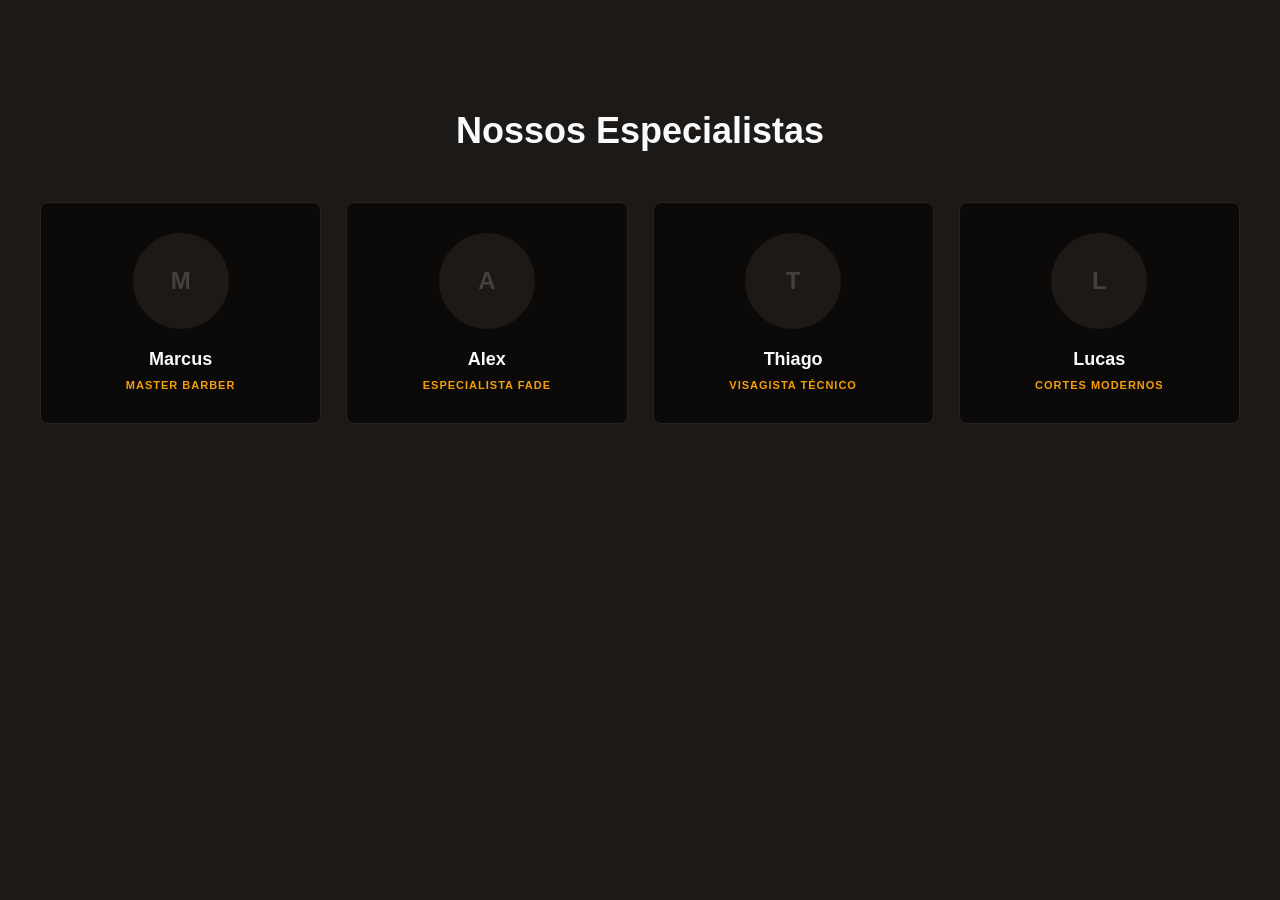
<file: Guia/equipe.html>
<!DOCTYPE html>
<html lang="pt-BR">
<head>
    <meta charset="UTF-8">
    <title>Estudo - Equipe</title>
    <style>
        body { margin: 0; font-family: sans-serif; background-color: #1c1917; }

        .secao-equipe {
            padding: 80px 40px;
            max-width: 1200px;
            margin: 0 auto;
        }

        .titulo-secao {
            text-align: center;
            color: #f8fafc;
            font-size: 36px;
            margin-bottom: 50px;
        }

        .grade-equipe {
            display: grid;
            grid-template-columns: repeat(4, 1fr); /* 4 barbeiros lado a lado */
            gap: 25px;
        }

        /* Cartão do profissional */
        .perfil-barbeiro {
            background-color: #0c0a09;
            border: 1px solid #292524;
            padding: 30px 20px;
            border-radius: 8px;
            text-align: center;             /* Centraliza a foto, nome e cargo */
        }

        /* Círculo para simular o rosto do barbeiro */
        .circulo-foto {
            width: 96px;
            height: 96px;
            background-color: #1c1917;
            border-radius: 50%;             /* Transforma o quadrado em um círculo perfeito */
            margin: 0 auto 20px auto;       /* Centraliza o círculo horizontalmente e joga margem para baixo */
            display: flex;
            align-items: center;
            justify-content: center;
            color: #44403c;
            font-size: 24px;
            font-weight: bold;
        }

        .nome-barbeiro {
            color: #f8fafc;
            font-size: 18px;
            margin: 0 0 5px 0;
        }

        .cargo-barbeiro {
            color: #f59e0b;
            font-size: 11px;
            text-transform: uppercase;
            font-weight: 600;
            letter-spacing: 1px;
        }
    </style>
</head>
<body>

    <section class="secao-equipe">
        <h2 class="titulo-secao">Nossos Especialistas</h2>

        <div class="grade-equipe">
            
            <div class="perfil-barbeiro">
                <div class="circulo-foto">M</div>
                <h3 class="nome-barbeiro">Marcus</h3>
                <span class="cargo-barbeiro">Master Barber</span>
            </div>

            <div class="perfil-barbeiro">
                <div class="circulo-foto">A</div>
                <h3 class="nome-barbeiro">Alex</h3>
                <span class="cargo-barbeiro">Especialista Fade</span>
            </div>

            <div class="perfil-barbeiro">
                <div class="circulo-foto">T</div>
                <h3 class="nome-barbeiro">Thiago</h3>
                <span class="cargo-barbeiro">Visagista Técnico</span>
            </div>

            <div class="perfil-barbeiro">
                <div class="circulo-foto">L</div>
                <h3 class="nome-barbeiro">Lucas</h3>
                <span class="cargo-barbeiro">Cortes Modernos</span>
            </div>

        </div>
    </section>

</body>
</html>
</file>
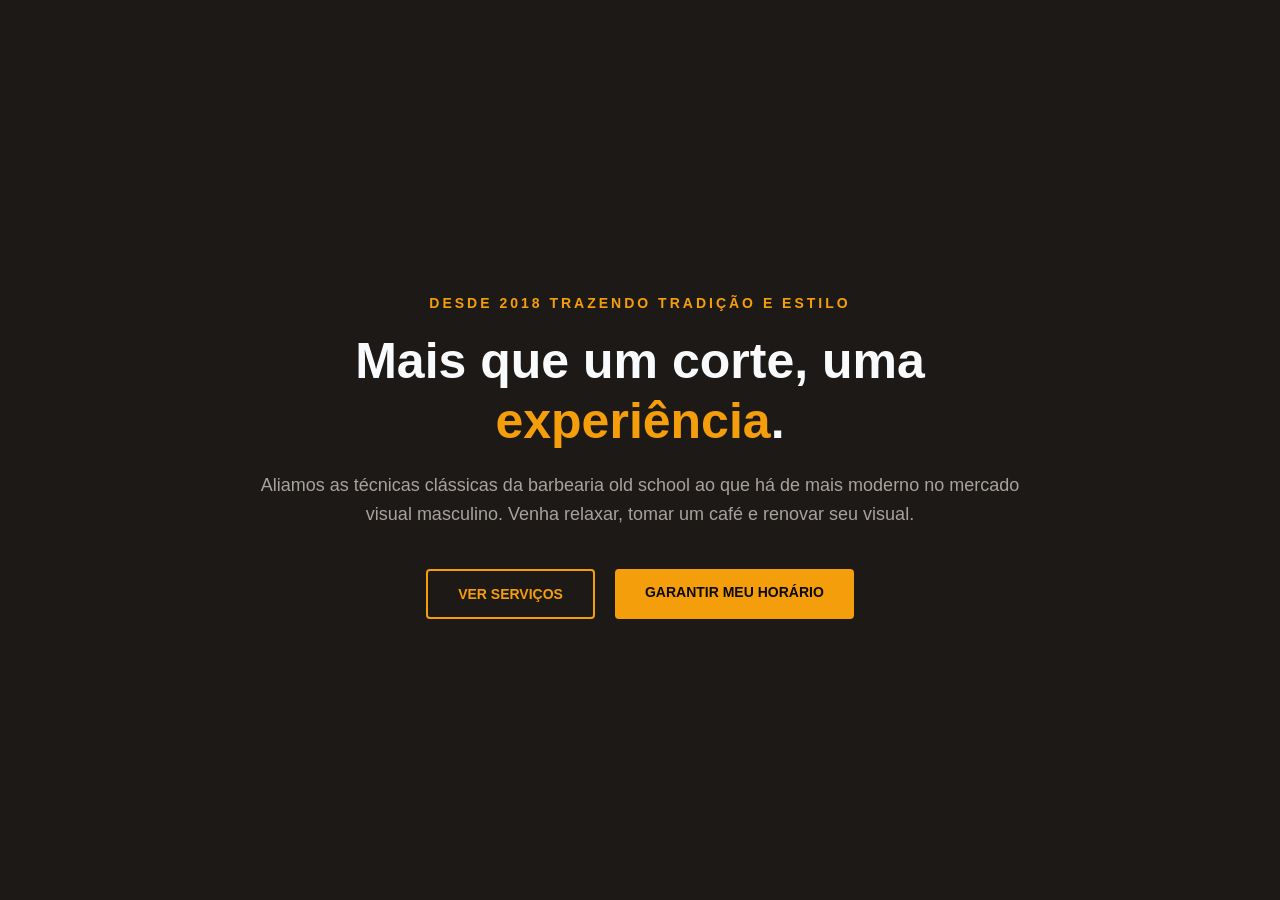
<file: Guia/hero.html>
<!DOCTYPE html>
<html lang="pt-BR">
<head>
    <meta charset="UTF-8">
    <title>Estudo - Introdução</title>
    <style>
        body { margin: 0; font-family: sans-serif; }

        /* Seção inteira de introdução */
        .introducao {
            position: relative;     /* Permite posicionar a foto de fundo de forma absoluta dentro dele */
            min-height: 100vh;      /* Ocupa no mínimo 100% da altura da tela do usuário */
            background-color: #1c1917; /* Cor de fundo caso a imagem falhe */
            display: flex;          /* Ativa o flexbox */
            align-items: center;    /* Centraliza o conteúdo verticalmente */
            justify-content: center;/* Centraliza o conteúdo horizontalmente */
            text-align: center;     /* Alinha os textos no meio */
            padding: 0 20px;
            overflow: hidden;       /* Garante que nada saia para fora da seção */
        }

        /* Foto de fundo borrada/escura */
        .imagem-fundo {
            position: absolute;     /* Preenche o fundo da seção */
            top: 0; left: 0; width: 100%; height: 100%;
            background-image: url('https://images.unsplash.com/photo-1585747860715-2ba37e788b70?auto=format&fit=crop&q=80&w=1200');
            background-size: cover;  /* Faz a imagem cobrir todo o espaço sem distorcer */
            background-position: center; /* Centraliza a foto */
            opacity: 0.1;           /* Deixa bem transparente (10%) para não atrapalhar a leitura */
            z-index: 1;             /* Fica atrás do texto */
        }

        /* Caixa de conteúdo (Segura os textos e botões) */
        .conteudo-introducao {
            position: relative;
            z-index: 2;             /* Fica na frente da imagem de fundo */
            max-width: 800px;       /* Impede que o texto fique largo demais em telas grandes */
        }

        /* Subtítulo pequeno no topo */
        .subtitulo-topo {
            color: #f59e0b;
            font-size: 14px;
            font-weight: bold;
            text-transform: uppercase;
            letter-spacing: 3px;
            margin-bottom: 20px;
        }

        /* Título Principal */
        .titulo-principal {
            color: #f8fafc;
            font-size: 50px;
            margin: 0 0 20px 0;
            line-height: 1.2;       /* Ajusta o espaçamento entre as linhas do título */
        }

        /* Destaque em amarelo no título */
        .texto-amarelo {
            color: #f59e0b;
        }

        /* Texto de descrição */
        .descricao-introducao {
            color: #a8a29e;
            font-size: 18px;
            margin-bottom: 40px;
            line-height: 1.6;
        }

        /* Grupo de botões lado a lado */
        .grupo-botoes {
            display: flex;
            justify-content: center;
            gap: 20px;
        }

        /* Botão Vazado (Apenas borda) */
        .botao-borda {
            border: 2px solid #f59e0b;
            color: #f59e0b;
            text-decoration: none;
            padding: 15px 30px;
            border-radius: 4px;
            font-weight: bold;
            text-transform: uppercase;
            font-size: 14px;
            transition: 0.3s;
        }
        .botao-borda:hover {
            background-color: rgba(245, 158, 11, 0.1); /* Fundo amarelo bem transparente */
        }

        /* Botão Cheio */
        .botao-cheio {
            background-color: #f59e0b;
            color: #0c0a09;
            text-decoration: none;
            padding: 15px 30px;
            border-radius: 4px;
            font-weight: bold;
            text-transform: uppercase;
            font-size: 14px;
            transition: 0.3s;
        }
        .botao-cheio:hover {
            background-color: #d97706;
        }
    </style>
</head>
<body>

    <section class="introducao">
        <div class="imagem-fundo"></div>

        <div class="conteudo-introducao">
            <p class="subtitulo-topo">Desde 2018 trazendo tradição e estilo</p>
            <h1 class="titulo-principal">
                Mais que um corte, uma <span class="texto-amarelo">experiência</span>.
            </h1>
            <p class="descricao-introducao">
                Aliamos as técnicas clássicas da barbearia old school ao que há de mais moderno no mercado visual masculino. Venha relaxar, tomar um café e renovar seu visual.
            </p>
            <div class="grupo-botoes">
                <a href="#" class="botao-borda">Ver Serviços</a>
                <a href="#" class="botao-cheio">Garantir Meu Horário</a>
            </div>
        </div>
    </section>

</body>
</html>
</file>
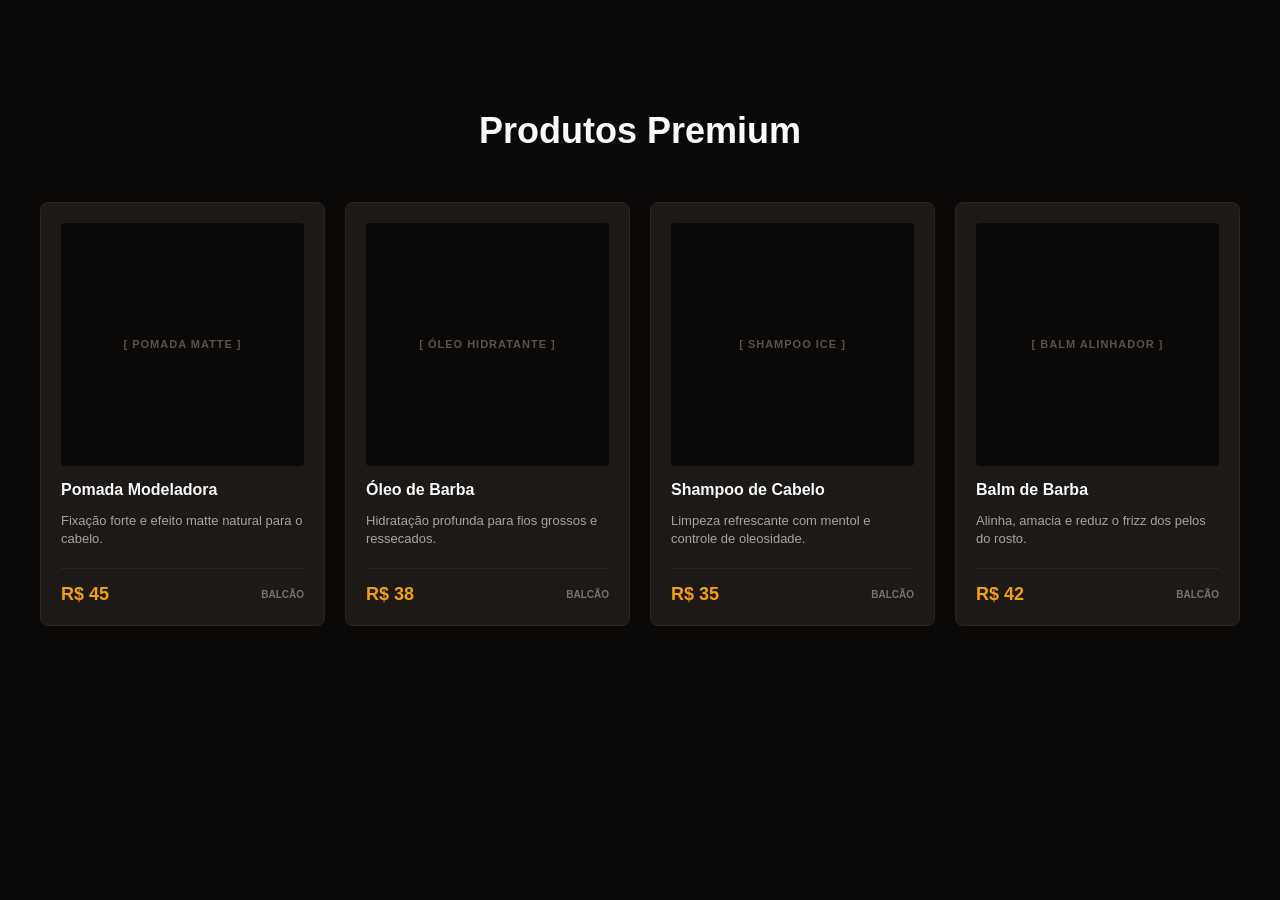
<file: Guia/produtos.html>
<!DOCTYPE html>
<html lang="pt-BR">
<head>
    <meta charset="UTF-8">
    <title>Estudo - Produtos</title>
    <style>
        body { margin: 0; font-family: sans-serif; background-color: #0c0a09; }

        .secao-produtos {
            padding: 80px 40px;
            max-width: 1200px;
            margin: 0 auto;
        }

        .titulo-secao {
            text-align: center;
            color: #f8fafc;
            font-size: 36px;
            margin-bottom: 50px;
        }

        /* Grade configurada para exibir 4 produtos por linha */
        .grade-produtos {
            display: grid;
            grid-template-columns: repeat(4, 1fr); /* 4 colunas iguais */
            gap: 20px;
        }

        /* Bloco do produto individual */
        .item-produto {
            background-color: #1c1917;
            border: 1px solid #292524;
            padding: 20px;
            border-radius: 8px;
            display: flex;
            flex-direction: column;
            justify-content: space-between;
            transition: 0.3s;
        }

        /* Muda a cor da borda ao passar o mouse para dar feedback visual */
        .item-produto:hover {
            border-color: #f59e0b;
        }

        /* Espaço reservado para a foto do produto */
        .foto-produto {
            background-color: #0c0a09;
            width: 100%;
            aspect-ratio: 1 / 1;          /* Força a caixa a ser perfeitamente quadrada */
            border-radius: 4px;
            margin-bottom: 15px;
            display: flex;
            align-items: center;
            justify-content: center;
            color: #57534e;
            font-size: 11px;
            font-weight: bold;
            text-transform: uppercase;
            letter-spacing: 1px;
        }

        .nome-produto {
            color: #f8fafc;
            font-size: 16px;
            margin: 0 0 5px 0;
        }

        .descricao-produto {
            color: #a8a29e;
            font-size: 13px;
            line-height: 1.4;
            margin-bottom: 20px;
        }

        /* Base do produto onde fica o preço e local de venda */
        .base-produto {
            border-top: 1px solid #292524;
            padding-top: 15px;
            display: flex;
            justify-content: space-between;
            align-items: center;
        }

        .preco-produto {
            color: #f59e0b;
            font-size: 18px;
            font-weight: bold;
        }

        .local-venda {
            color: #78716c;
            font-size: 10px;
            text-transform: uppercase;
            font-weight: bold;
        }
    </style>
</head>
<body>

    <section class="secao-produtos">
        <h2 class="titulo-secao">Produtos Premium</h2>

        <div class="grade-produtos">
            
            <div class="item-produto">
                <div>
                    <div class="foto-produto">[ Pomada Matte ]</div>
                    <h3 class="nome-produto">Pomada Modeladora</h3>
                    <p class="descricao-produto">Fixação forte e efeito matte natural para o cabelo.</p>
                </div>
                <div class="base-produto">
                    <span class="preco-produto">R$ 45</span>
                    <span class="local-venda">Balcão</span>
                </div>
            </div>

            <div class="item-produto">
                <div>
                    <div class="foto-produto">[ Óleo Hidratante ]</div>
                    <h3 class="nome-produto">Óleo de Barba</h3>
                    <p class="descricao-produto">Hidratação profunda para fios grossos e ressecados.</p>
                </div>
                <div class="base-produto">
                    <span class="preco-produto">R$ 38</span>
                    <span class="local-venda">Balcão</span>
                </div>
            </div>

            <div class="item-produto">
                <div>
                    <div class="foto-produto">[ Shampoo Ice ]</div>
                    <h3 class="nome-produto">Shampoo de Cabelo</h3>
                    <p class="descricao-produto">Limpeza refrescante com mentol e controle de oleosidade.</p>
                </div>
                <div class="base-produto">
                    <span class="preco-produto">R$ 35</span>
                    <span class="local-venda">Balcão</span>
                </div>
            </div>

            <div class="item-produto">
                <div>
                    <div class="foto-produto">[ Balm Alinhador ]</div>
                    <h3 class="nome-produto">Balm de Barba</h3>
                    <p class="descricao-produto">Alinha, amacia e reduz o frizz dos pelos do rosto.</p>
                </div>
                <div class="base-produto">
                    <span class="preco-produto">R$ 42</span>
                    <span class="local-venda">Balcão</span>
                </div>
            </div>

        </div>
    </section>

</body>
</html>
</file>
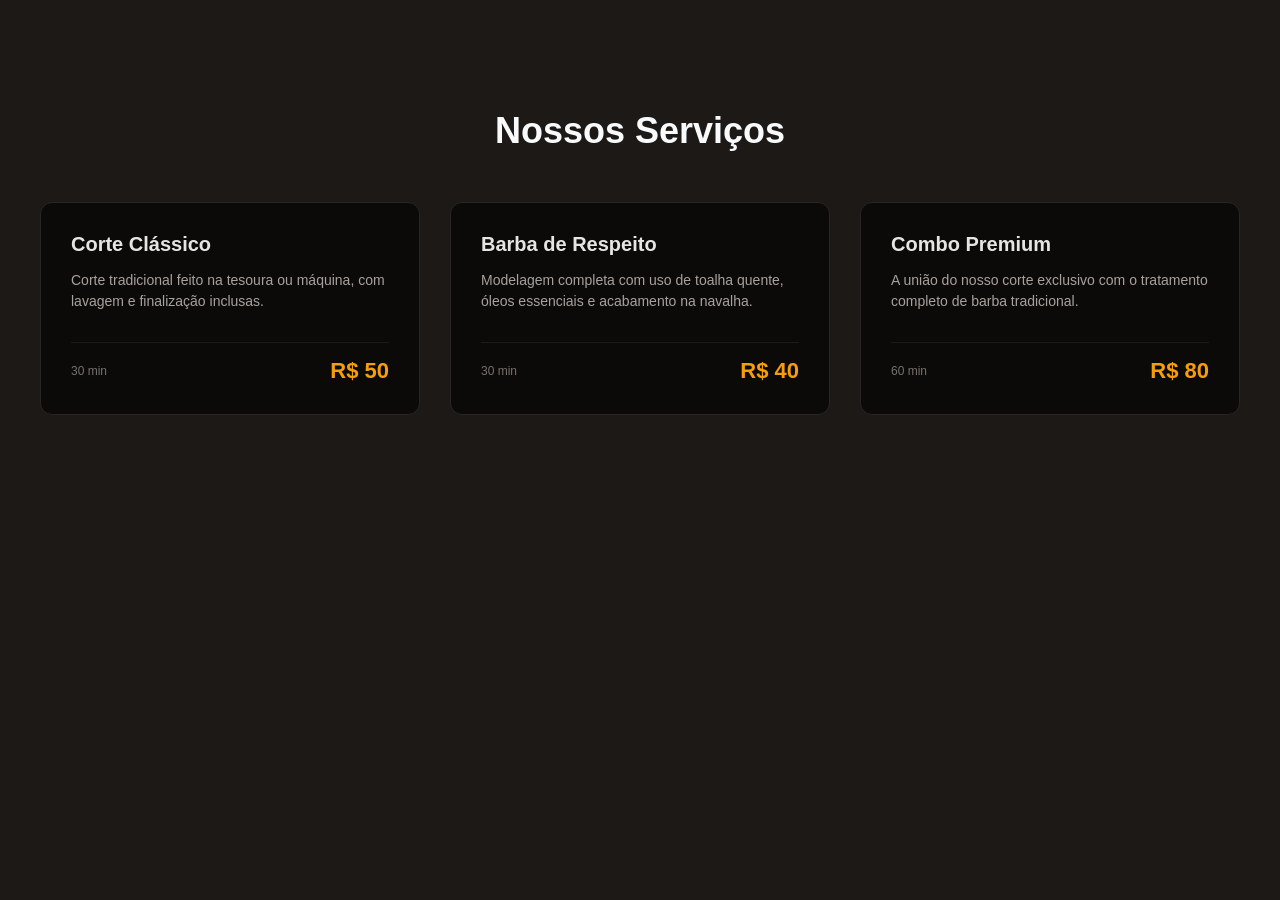
<file: Guia/servicos.html>
<!DOCTYPE html>
<html lang="pt-BR">
<head>
    <meta charset="UTF-8">
    <title>Estudo - Serviços</title>
    <style>
        body { margin: 0; font-family: sans-serif; background-color: #1c1917; }

        /* Bloco da seção de serviços */
        .secao-servicos {
            padding: 80px 40px;
            max-width: 1200px;      /* Centraliza e limita a largura da seção na tela */
            margin: 0 auto;         /* Alinha a seção inteira no meio da página */
        }

        /* Título da seção */
        .titulo-secao {
            text-align: center;
            color: #f8fafc;
            font-size: 36px;
            margin-bottom: 50px;
        }

        /* Grade que segura os cartões de serviços */
        .grade-servicos {
            display: grid;          /* Ativa o modo de grade matemática */
            grid-template-columns: repeat(3, 1fr); /* Cria exatamente 3 colunas de tamanhos iguais */
            gap: 30px;              /* Espaçamento entre os cartões */
        }

        /* O Cartão (Card) do serviço individual */
        .cartao-servico {
            background-color: #0c0a09; /* Fundo mais escuro que a página para dar destaque */
            border: 1px solid #292524; /* Borda bem fina */
            padding: 30px;
            border-radius: 12px;
            display: flex;
            flex-direction: column;    /* Alinha o conteúdo interno em pé (vertical) */
            justify-content: space-between; /* Empurra o nome/texto para o topo e o preço para a base */
            transition: 0.3s;
        }

        /* Efeito de subir de leve o cartão ao passar o mouse */
        .cartao-servico:hover {
            transform: translateY(-5px); /* Move 5 pixels para cima */
        }

        /* Nome do serviço */
        .nome-servico {
            color: #e7e5e4;
            font-size: 20px;
            margin: 0 0 10px 0;
        }

        /* Descrição do serviço */
        .detalhe-servico {
            color: #a8a29e;
            font-size: 14px;
            line-height: 1.5;
            margin-bottom: 30px;
        }

        /* Rodapé do cartão (Tempo e Preço) */
        .rodape-cartao {
            border-top: 1px solid #1c1917; /* Linha divisória interna */
            padding-top: 15px;
            display: flex;
            justify-content: space-between; /* Tempo na esquerda, preço na direita */
            align-items: center;
        }

        .tempo {
            color: #78716c;
            font-size: 12px;
        }

        .preco {
            color: #f59e0b;
            font-size: 22px;
            font-weight: bold;
        }
    </style>
</head>
<body>

    <section class="secao-servicos">
        <h2 class="titulo-secao">Nossos Serviços</h2>

        <div class="grade-servicos">
            
            <div class="cartao-servico">
                <div>
                    <h3 class="nome-servico">Corte Clássico</h3>
                    <p class="detalhe-servico">Corte tradicional feito na tesoura ou máquina, com lavagem e finalização inclusas.</p>
                </div>
                <div class="rodape-cartao">
                    <span class="tempo">30 min</span>
                    <span class="preco">R$ 50</span>
                </div>
            </div>

            <div class="cartao-servico">
                <div>
                    <h3 class="nome-servico">Barba de Respeito</h3>
                    <p class="detalhe-servico">Modelagem completa com uso de toalha quente, óleos essenciais e acabamento na navalha.</p>
                </div>
                <div class="rodape-cartao">
                    <span class="tempo">30 min</span>
                    <span class="preco">R$ 40</span>
                </div>
            </div>

            <div class="cartao-servico">
                <div>
                    <h3 class="nome-servico">Combo Premium</h3>
                    <p class="detalhe-servico">A união do nosso corte exclusivo com o tratamento completo de barba tradicional.</p>
                </div>
                <div class="rodape-cartao">
                    <span class="tempo">60 min</span>
                    <span class="preco">R$ 80</span>
                </div>
            </div>

        </div>
    </section>

</body>
</html>
</file>
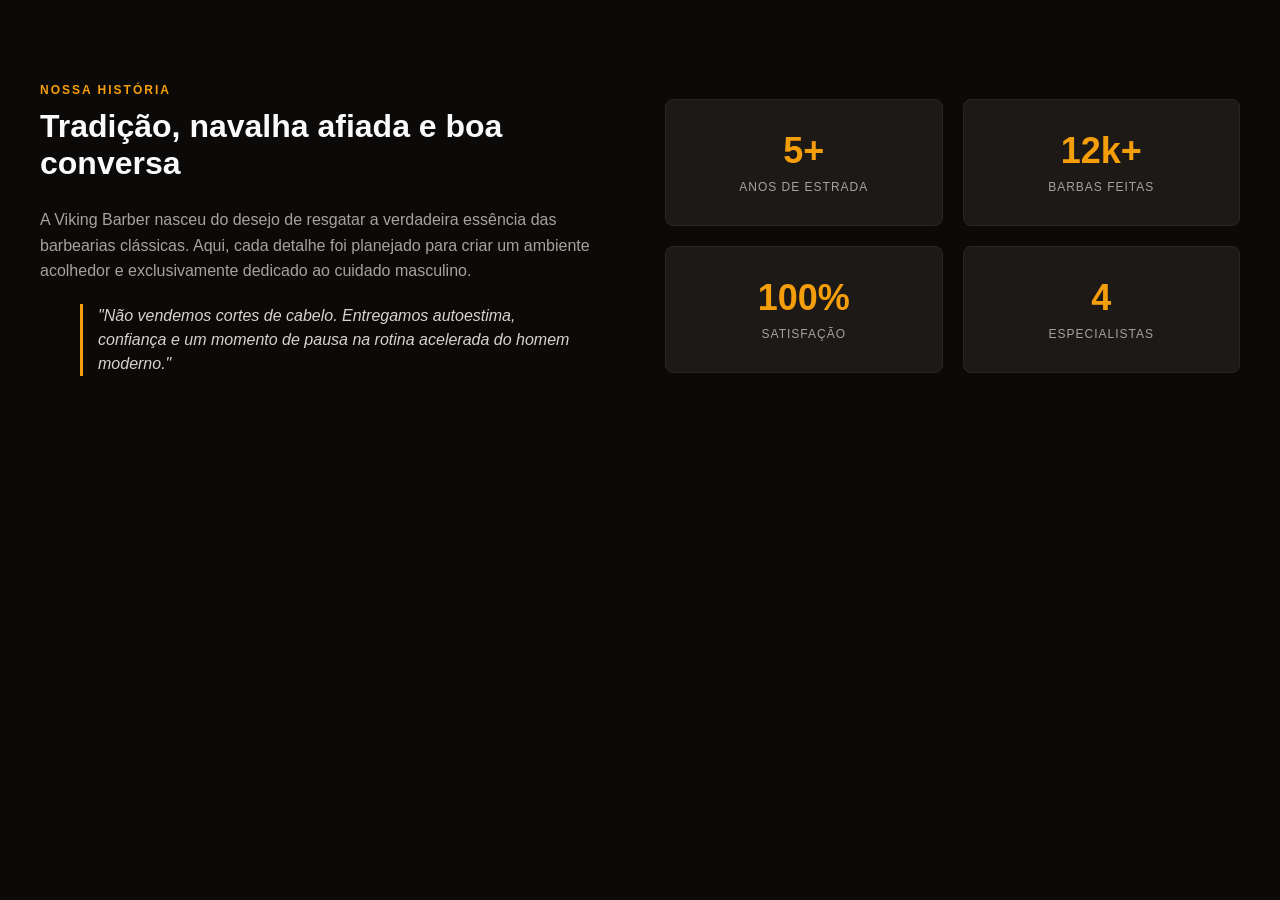
<file: Guia/sobre.html>
<!DOCTYPE html>
<html lang="pt-BR">
<head>
    <meta charset="UTF-8">
    <title>Estudo - Sobre Nós</title>
    <style>
        body { margin: 0; font-family: sans-serif; background-color: #0c0a09; }

        /* Contêiner principal da seção */
        .secao-sobre {
            padding: 80px 40px;
            max-width: 1200px;
            margin: 0 auto;
            display: grid;
            /* Divide a seção em duas colunas grandes de tamanhos iguais (texto na esquerda, números na direita) */
            grid-template-columns: 1fr 1fr; 
            gap: 50px;
            align-items: center; /* Alinha os dois lados verticalmente pelo centro */
        }

        /* Título menor de introdução */
        .subtitulo-sobre {
            color: #f59e0b;
            font-size: 12px;
            font-weight: bold;
            text-transform: uppercase;
            letter-spacing: 2px;
        }

        /* Título principal do texto */
        .titulo-sobre {
            color: #f8fafc;
            font-size: 32px;
            margin: 10px 0 25px 0;
        }

        /* Parágrafos de texto */
        .texto-sobre {
            color: #a8a29e;
            font-size: 16px;
            line-height: 1.6;
            margin-bottom: 20px;
        }

        /* Bloco de citação de destaque */
        .citacao-sobre {
            border-left: 3px solid #f59e0b; /* Barra amarela decorativa na esquerda */
            padding-left: 15px;            /* Afasta o texto da barra lateral */
            font-style: italic;            /* Deixa o texto em itálico */
            color: #d6d3d1;
            line-height: 1.5;
        }

        /* Grade menor para organizar as caixas de estatísticas */
        .grade-estatisticas {
            display: grid;
            grid-template-columns: 1fr 1fr; /* 2 colunas dentro do lado direito */
            gap: 20px;
        }

        /* Caixa individual de estatística */
        .caixa-estatistica {
            background-color: #1c1917;    /* Fundo ligeiramente mais claro que o fundo geral */
            border: 1px solid #292524;
            padding: 30px;
            border-radius: 8px;
            text-align: center;            /* Centraliza os números e os textos */
        }

        /* O número grande em destaque */
        .numero-destaque {
            display: block;                /* Faz o número ocupar a linha toda sozinho */
            color: #f59e0b;
            font-size: 36px;
            font-weight: bold;
            margin-bottom: 5px;
        }

        /* Descrição do número */
        .texto-estatistica {
            color: #a8a29e;
            font-size: 12px;
            text-transform: uppercase;
            letter-spacing: 1px;
        }
    </style>
</head>
<body>

    <section class="secao-sobre">
        <div>
            <span class="subtitulo-sobre">Nossa História</span>
            <h2 class="titulo-sobre">Tradição, navalha afiada e boa conversa</h2>
            <p class="texto-sobre">
                A Viking Barber nasceu do desejo de resgatar a verdadeira essência das barbearias clássicas. Aqui, cada detalhe foi planejado para criar um ambiente acolhedor e exclusivamente dedicado ao cuidado masculino.
            </p>
            <blockquote class="citacao-sobre">
                "Não vendemos cortes de cabelo. Entregamos autoestima, confiança e um momento de pausa na rotina acelerada do homem moderno."
            </blockquote>
        </div>

        <div class="grade-estatisticas">
            <div class="caixa-estatistica">
                <span class="numero-destaque">5+</span>
                <span class="texto-estatistica">Anos de Estrada</span>
            </div>
            <div class="caixa-estatistica">
                <span class="numero-destaque">12k+</span>
                <span class="texto-estatistica">Barbas Feitas</span>
            </div>
            <div class="caixa-estatistica">
                <span class="numero-destaque">100%</span>
                <span class="texto-estatistica">Satisfação</span>
            </div>
            <div class="caixa-estatistica">
                <span class="numero-destaque">4</span>
                <span class="texto-estatistica">Especialistas</span>
            </div>
        </div>
    </section>

</body>
</html>
</file>
